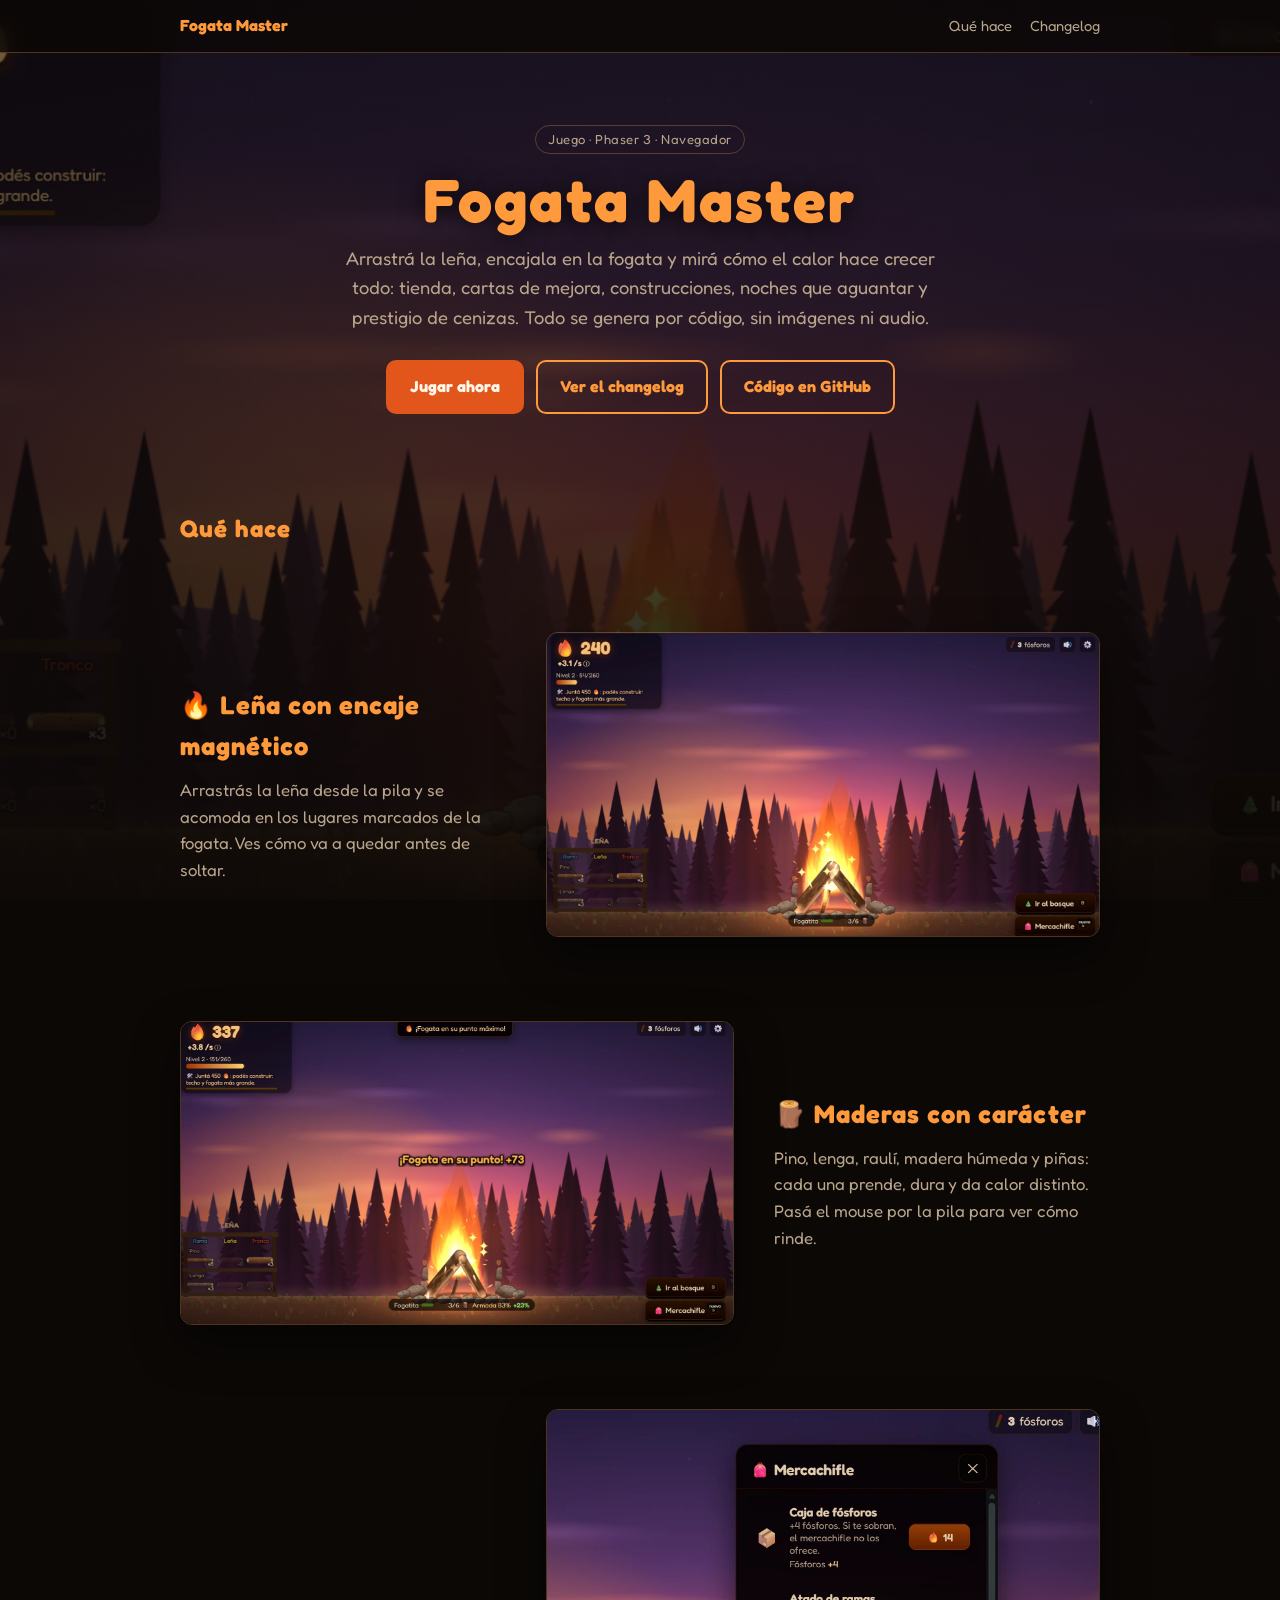
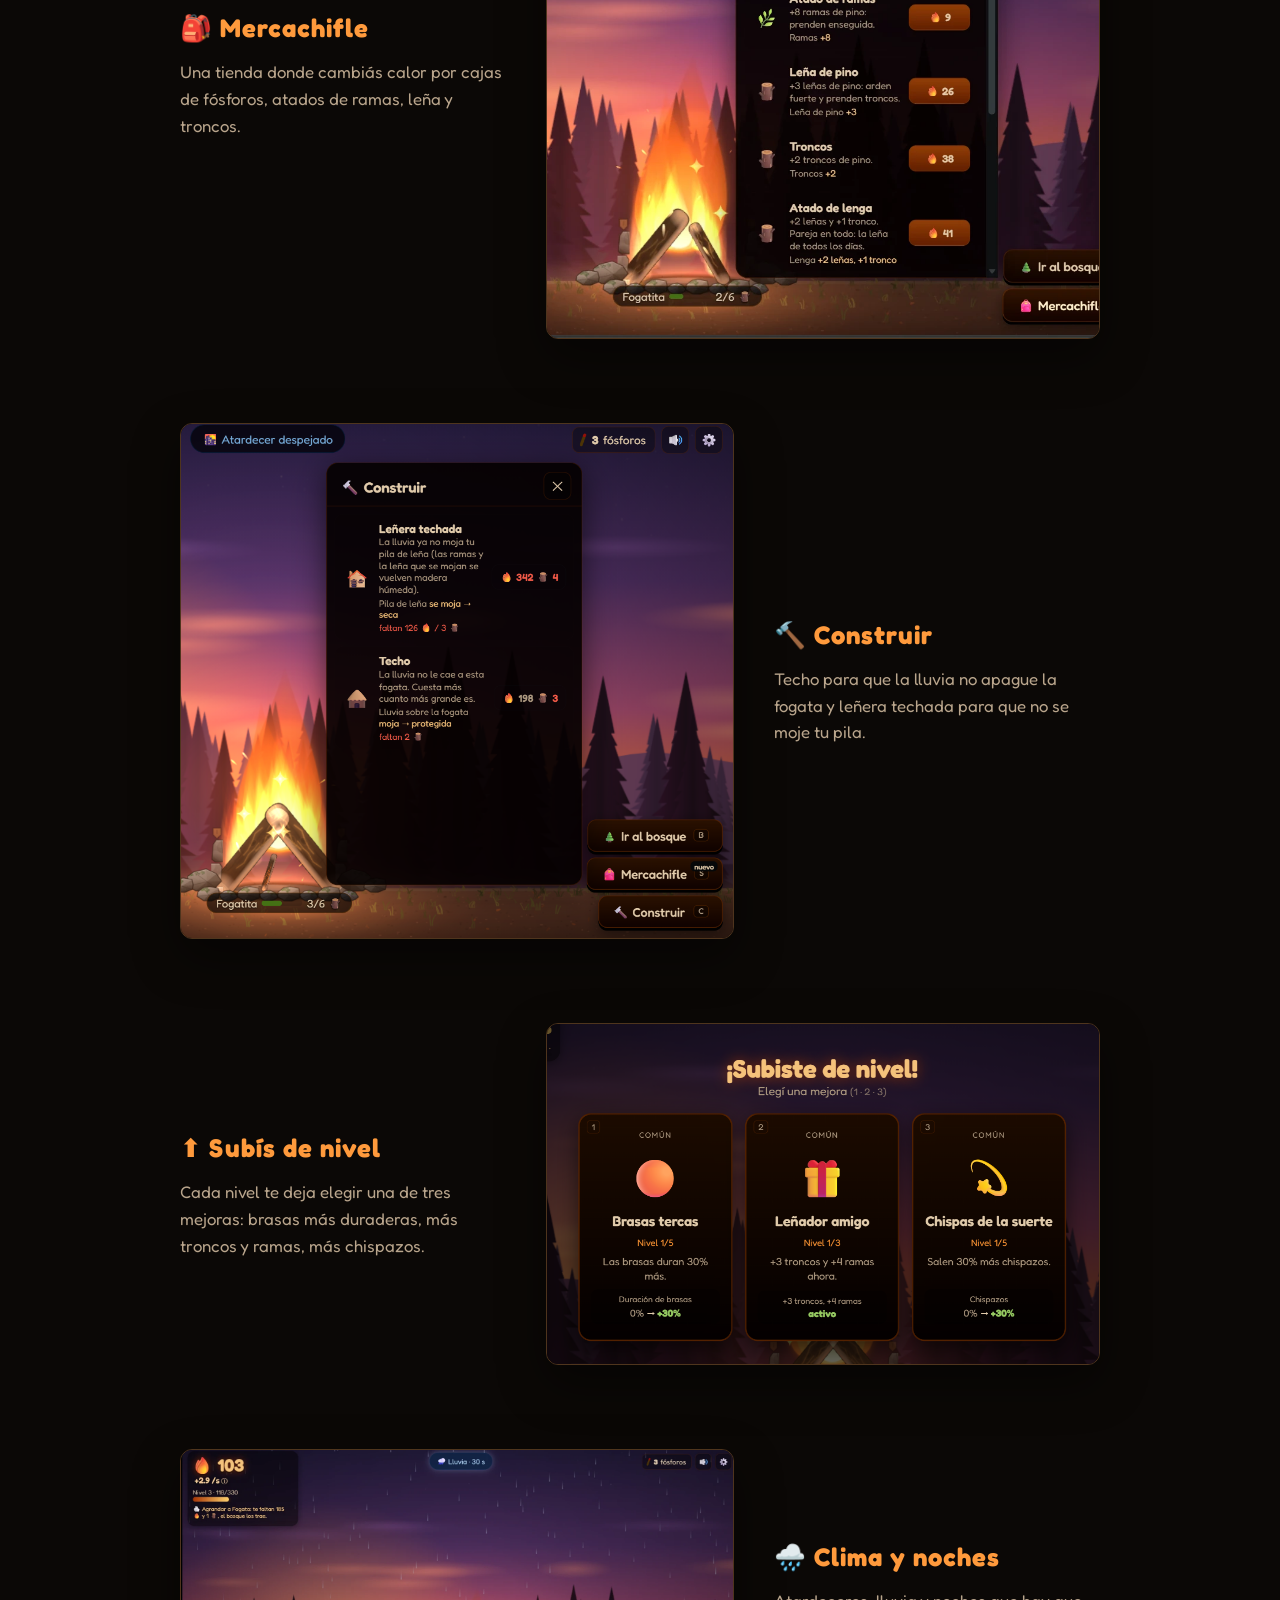
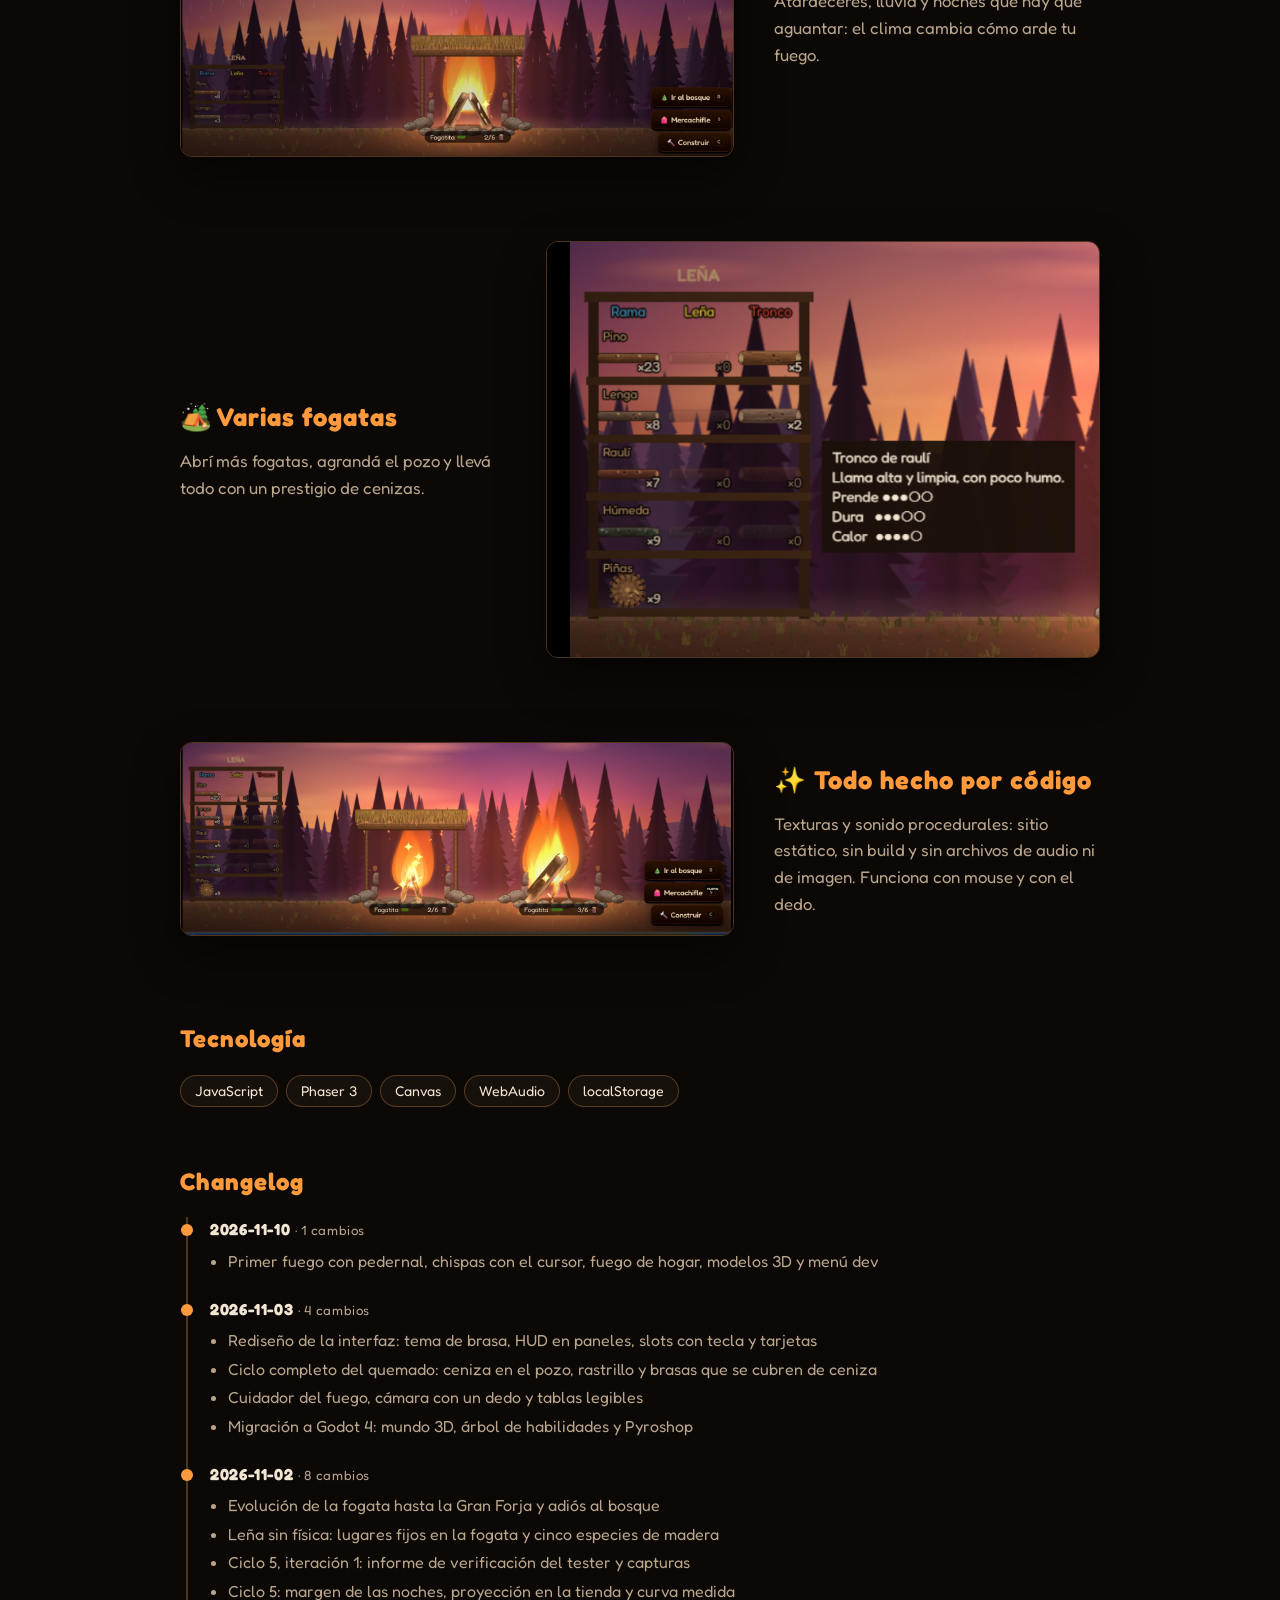
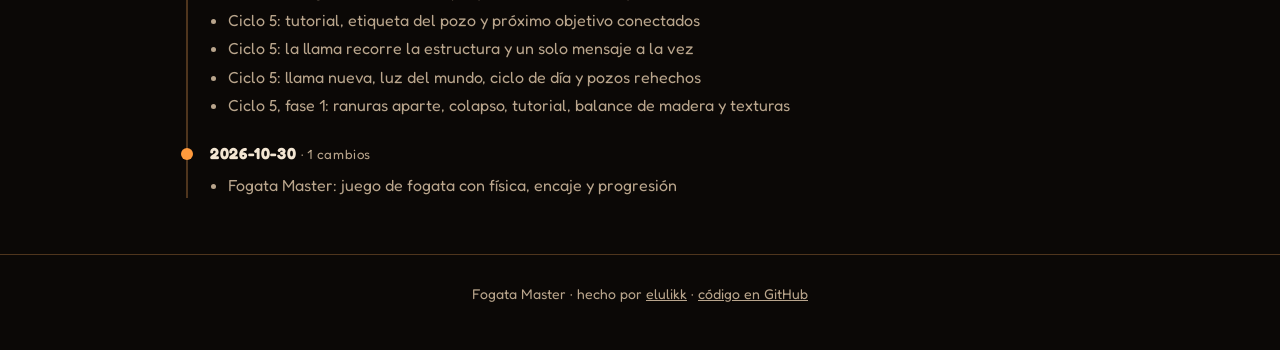
<file: landing/index.html>
<!doctype html><html lang="es"><head><meta charset="utf-8"><meta name="viewport" content="width=device-width,initial-scale=1"><title>Fogata Master – Un juego de fogata satisfactorio de tocar</title><meta name="description" content="Arrastrá la leña, encajala en la fogata y mirá cómo el calor hace crecer todo: tienda, cartas de mejora, construcciones, noches que aguantar y prestigio de cenizas. Todo se genera por código, sin imágenes ni audio."><link rel="preconnect" href="https://fonts.googleapis.com"><link href="https://fonts.googleapis.com/css2?family=Fredoka:wght@400;500;600;700&display=swap" rel="stylesheet"><style>
:root{--bg:#0b0806;--ink:#f3e6d3;--mut:#b9a58c;--card:#17110c;--line:rgba(255,170,90,.28);--brand:#ff9a3c;--onbrand:#1a0d04;--font:"Fredoka",system-ui,sans-serif;--mono:"JetBrains Mono",ui-monospace,Consolas,monospace;--pagebg:url(screenshots/16.webp);--head:"Fredoka",system-ui,sans-serif;--ov1:rgba(11,8,6,.55);--ov2:rgba(11,8,6,.92);--navbg:rgba(11,8,6,.82);--cardbg:rgba(28,18,12,.88);--btn:#e2561b;--onbtn:#fff6e8}
*{box-sizing:border-box}html{scroll-behavior:smooth}
body{margin:0;background:var(--bg);color:var(--ink);font:16px/1.6 var(--font)}
.hero{background-size:cover;background-position:center}
body.pagebg{background-image:linear-gradient(var(--ov1),var(--ov2)),var(--pagebg);background-size:cover;background-position:center;background-attachment:fixed}
.pagebg nav{background:var(--navbg)}
.map h1,.map h2,.map h3,.map .tag{font-family:var(--head);letter-spacing:.04em}
.map h1{text-shadow:0 2px 24px rgba(0,0,0,.7)}
.map .card,.map .shot,.map table{background:var(--cardbg);border:1px solid var(--line);border-radius:12px;box-shadow:0 6px 22px rgba(0,0,0,.35)}
.map .btn{border-radius:10px}.map .btn.primary{background:var(--btn);border-color:var(--btn);color:var(--onbtn)}
.map .btn[hidden]{display:none}
.note{text-align:center;color:var(--mut);font-size:.9rem;min-height:1.4em;margin:12px 0 0}
.hero.bg{background-image:linear-gradient(rgba(5,8,14,.55),var(--bg)),var(--herobg)}
.hud .card,.hud .shot,.hud table,.hud .chips span{background:rgba(8,14,24,.72);border-color:var(--brand);border-radius:2px;backdrop-filter:blur(4px)}
.hud .card b,.hud h3,.hud th,.hud .tag{font-family:var(--mono);text-transform:uppercase;letter-spacing:.12em;font-size:.78rem;color:var(--brand)}
.hud .btn{border-radius:2px;text-transform:uppercase;letter-spacing:.1em;font-size:.85rem}
.hud h1{font-family:var(--mono);letter-spacing:.06em;text-shadow:0 0 28px color-mix(in srgb,var(--brand) 50%,transparent)}
.hud .shot{border-style:solid}.hud .shot img{cursor:zoom-in}
.show{display:grid;grid-template-columns:minmax(0,1fr) minmax(0,1.7fr);gap:40px;align-items:center;margin:84px 0}
.show.rev{grid-template-columns:minmax(0,1.7fr) minmax(0,1fr)}.show.rev .txt{order:2}.show.multi{align-items:start}.show.multi .txt{position:sticky;top:84px}
.show h3{font-size:1.6rem;margin:0 0 10px;color:var(--brand)}.show p{margin:0;color:var(--mut);font-size:1.05rem}
.figs{display:grid;gap:22px}.figs img{width:100%;height:auto;display:block;border-radius:12px;border:1px solid var(--line);box-shadow:0 18px 48px rgba(0,0,0,.45);cursor:zoom-in}
.more{margin:64px 0 14px}
@media(max-width:820px){.show{grid-template-columns:1fr;gap:18px;margin:56px 0}.show.rev{grid-template-columns:1fr}.show.rev .txt{order:0}.show.multi .txt{position:static}}
.js .rv{opacity:0;transform:translateY(34px);transition:opacity .8s ease,transform .8s ease}.js .rv.on{opacity:1;transform:none}
@media(prefers-reduced-motion:reduce){.js .rv{opacity:1;transform:none;transition:none}}
.band{height:46vh;min-height:260px;background-size:cover;background-position:center;margin:56px 0;border-block:1px solid var(--brand);display:grid;place-items:center;text-align:center;padding:0 20px}
.band p{font-family:var(--mono);text-transform:uppercase;letter-spacing:.2em;font-size:clamp(.9rem,2.4vw,1.3rem);background:rgba(5,8,14,.6);padding:10px 18px;margin:0;color:var(--brand)}
.lb{position:fixed;inset:0;background:rgba(0,0,0,.92);display:none;place-items:center;z-index:20}.lb.on{display:grid}.lb img{max-width:96vw;max-height:94vh}
.wrap{max-width:960px;margin:0 auto;padding:0 20px}
nav{position:sticky;top:0;background:color-mix(in srgb,var(--bg) 88%,transparent);backdrop-filter:blur(8px);border-bottom:1px solid var(--line);z-index:5}
nav .wrap{display:flex;gap:18px;align-items:center;height:52px;overflow-x:auto;white-space:nowrap}
nav b{margin-right:auto;color:var(--brand)}nav a{color:var(--mut);text-decoration:none;font-size:.92rem}nav a:hover{color:var(--ink)}
header{padding:72px 0 40px;text-align:center}
.tag{display:inline-block;padding:3px 12px;border:1px solid var(--line);border-radius:99px;color:var(--mut);font-size:.82rem;margin-bottom:14px}
h1{margin:0 0 12px;font-size:clamp(2.2rem,7vw,3.8rem);line-height:1.05;color:var(--brand)}
header p.lead{margin:0 auto;max-width:620px;color:var(--mut);font-size:1.15rem}
.cta{display:flex;flex-wrap:wrap;gap:12px;justify-content:center;margin:28px 0 0}
.btn{padding:12px 22px;border-radius:12px;border:2px solid var(--brand);color:var(--brand);font-weight:700;text-decoration:none}
.btn.primary{background:var(--brand);color:var(--onbrand)}.btn:hover{filter:brightness(1.12)}
section{margin:56px 0}h2{font-size:1.5rem;margin:0 0 16px;color:var(--brand)}
.grid{display:grid;grid-template-columns:repeat(auto-fit,minmax(250px,1fr));gap:14px}
.card{background:var(--card);border:1px solid var(--line);border-radius:14px;padding:18px}
.card b{display:block;margin-bottom:4px}.card span{color:var(--mut);font-size:.95rem}
.shots{display:grid;grid-template-columns:repeat(auto-fit,minmax(280px,1fr));gap:14px}
.shot{aspect-ratio:16/10;border:2px dashed var(--line);border-radius:14px;display:grid;place-items:center;color:var(--mut);font-size:.9rem;overflow:hidden;background:var(--card)}
.shot img{width:100%;height:100%;object-fit:cover}
table{width:100%;border-collapse:collapse;font-size:.95rem}td,th{text-align:left;padding:9px 12px;border-bottom:1px solid var(--line);vertical-align:top}th{color:var(--mut);font-weight:600}
.chips{display:flex;flex-wrap:wrap;gap:8px}.chips span{background:var(--card);border:1px solid var(--line);border-radius:99px;padding:4px 14px;font-size:.88rem}
.log{border-left:2px solid var(--line);margin-left:6px;padding-left:22px}
.day{position:relative;margin-bottom:22px}.day::before{content:"";position:absolute;left:-29px;top:7px;width:12px;height:12px;border-radius:50%;background:var(--brand)}
.day h3{margin:0 0 6px;font-size:1rem}.day h3 small{color:var(--mut);font-weight:400}
.day ul{margin:0;padding-left:18px;color:var(--mut)}.day li{margin:3px 0}
details summary{cursor:pointer;color:var(--brand);font-weight:600;margin:6px 0}
footer{border-top:1px solid var(--line);color:var(--mut);text-align:center;font-size:.88rem;padding:28px 0 44px}footer a{color:inherit}
</style></head><body class=" map pagebg"><nav><div class="wrap"><b>Fogata Master</b><a href="#features">Qué hace</a><a href="#changelog">Changelog</a></div></nav><header class="hero"><div class="wrap"><span class="tag">Juego · Phaser 3 · Navegador</span><h1>Fogata Master</h1><p class="lead">Arrastrá la leña, encajala en la fogata y mirá cómo el calor hace crecer todo: tienda, cartas de mejora, construcciones, noches que aguantar y prestigio de cenizas. Todo se genera por código, sin imágenes ni audio.</p><div class="cta"><a class="btn primary" href="../">Jugar ahora</a><a class="btn" href="#changelog">Ver el changelog</a><a class="btn" href="https://github.com/elulikk/fogata-master">Código en GitHub</a></div></div></header><div class="wrap"><section id="features"><h2>Qué hace</h2><article class="show"><div class="txt rv"><h3>🔥 Leña con encaje magnético</h3><p>Arrastrás la leña desde la pila y se acomoda en los lugares marcados de la fogata. Ves cómo va a quedar antes de soltar.</p></div><div class="figs"><img class="rv" src="screenshots/16.webp" alt="🔥 Leña con encaje magnético – Fogata Master" loading="lazy"></div></article><article class="show rev"><div class="txt rv"><h3>🪵 Maderas con carácter</h3><p>Pino, lenga, raulí, madera húmeda y piñas: cada una prende, dura y da calor distinto. Pasá el mouse por la pila para ver cómo rinde.</p></div><div class="figs"><img class="rv" src="screenshots/17.webp" alt="🪵 Maderas con carácter – Fogata Master" loading="lazy"></div></article><article class="show"><div class="txt rv"><h3>🎒 Mercachifle</h3><p>Una tienda donde cambiás calor por cajas de fósforos, atados de ramas, leña y troncos.</p></div><div class="figs"><img class="rv" src="screenshots/18.webp" alt="🎒 Mercachifle – Fogata Master" loading="lazy"></div></article><article class="show rev"><div class="txt rv"><h3>🔨 Construir</h3><p>Techo para que la lluvia no apague la fogata y leñera techada para que no se moje tu pila.</p></div><div class="figs"><img class="rv" src="screenshots/19.png" alt="🔨 Construir – Fogata Master" loading="lazy"></div></article><article class="show"><div class="txt rv"><h3>⬆️ Subís de nivel</h3><p>Cada nivel te deja elegir una de tres mejoras: brasas más duraderas, más troncos y ramas, más chispazos.</p></div><div class="figs"><img class="rv" src="screenshots/20.png" alt="⬆️ Subís de nivel – Fogata Master" loading="lazy"></div></article><article class="show rev"><div class="txt rv"><h3>🌧️ Clima y noches</h3><p>Atardeceres, lluvia y noches que hay que aguantar: el clima cambia cómo arde tu fuego.</p></div><div class="figs"><img class="rv" src="screenshots/21.webp" alt="🌧️ Clima y noches – Fogata Master" loading="lazy"></div></article><article class="show"><div class="txt rv"><h3>🏕️ Varias fogatas</h3><p>Abrí más fogatas, agrandá el pozo y llevá todo con un prestigio de cenizas.</p></div><div class="figs"><img class="rv" src="screenshots/22.png" alt="🏕️ Varias fogatas – Fogata Master" loading="lazy"></div></article><article class="show rev"><div class="txt rv"><h3>✨ Todo hecho por código</h3><p>Texturas y sonido procedurales: sitio estático, sin build y sin archivos de audio ni de imagen. Funciona con mouse y con el dedo.</p></div><div class="figs"><img class="rv" src="screenshots/23.webp" alt="✨ Todo hecho por código – Fogata Master" loading="lazy"></div></article></section><section><h2>Tecnología</h2><div class="chips"><span>JavaScript</span><span>Phaser 3</span><span>Canvas</span><span>WebAudio</span><span>localStorage</span></div></section><section id="changelog"><h2>Changelog</h2><div class="log"><div class="day"><h3>2026-11-10 <small>· 1 cambios</small></h3><ul><li>Primer fuego con pedernal, chispas con el cursor, fuego de hogar, modelos 3D y menú dev</li></ul></div><div class="day"><h3>2026-11-03 <small>· 4 cambios</small></h3><ul><li>Rediseño de la interfaz: tema de brasa, HUD en paneles, slots con tecla y tarjetas</li><li>Ciclo completo del quemado: ceniza en el pozo, rastrillo y brasas que se cubren de ceniza</li><li>Cuidador del fuego, cámara con un dedo y tablas legibles</li><li>Migración a Godot 4: mundo 3D, árbol de habilidades y Pyroshop</li></ul></div><div class="day"><h3>2026-11-02 <small>· 8 cambios</small></h3><ul><li>Evolución de la fogata hasta la Gran Forja y adiós al bosque</li><li>Leña sin física: lugares fijos en la fogata y cinco especies de madera</li><li>Ciclo 5, iteración 1: informe de verificación del tester y capturas</li><li>Ciclo 5: margen de las noches, proyección en la tienda y curva medida</li><li>Ciclo 5: tutorial, etiqueta del pozo y próximo objetivo conectados</li><li>Ciclo 5: la llama recorre la estructura y un solo mensaje a la vez</li><li>Ciclo 5: llama nueva, luz del mundo, ciclo de día y pozos rehechos</li><li>Ciclo 5, fase 1: ranuras aparte, colapso, tutorial, balance de madera y texturas</li></ul></div><div class="day"><h3>2026-10-30 <small>· 1 cambios</small></h3><ul><li>Fogata Master: juego de fogata con física, encaje y progresión</li></ul></div></div></section></div><footer><div class="wrap">Fogata Master · hecho por <a href="https://github.com/elulikk">elulikk</a> · <a href="https://github.com/elulikk/fogata-master">código en GitHub</a></div></footer><div class="lb" onclick="this.classList.remove('on')"><img alt=""></div><script>document.documentElement.classList.add("js");var io=new IntersectionObserver(function(es){es.forEach(function(e){if(e.isIntersecting){e.target.classList.add("on");io.unobserve(e.target)}})},{threshold:.12});document.querySelectorAll(".rv").forEach(function(n){io.observe(n)});document.querySelectorAll(".shot img,.show img").forEach(i=>i.onclick=()=>{const l=document.querySelector(".lb");l.querySelector("img").src=i.src;l.classList.add("on")})</script></body></html>
</file>
